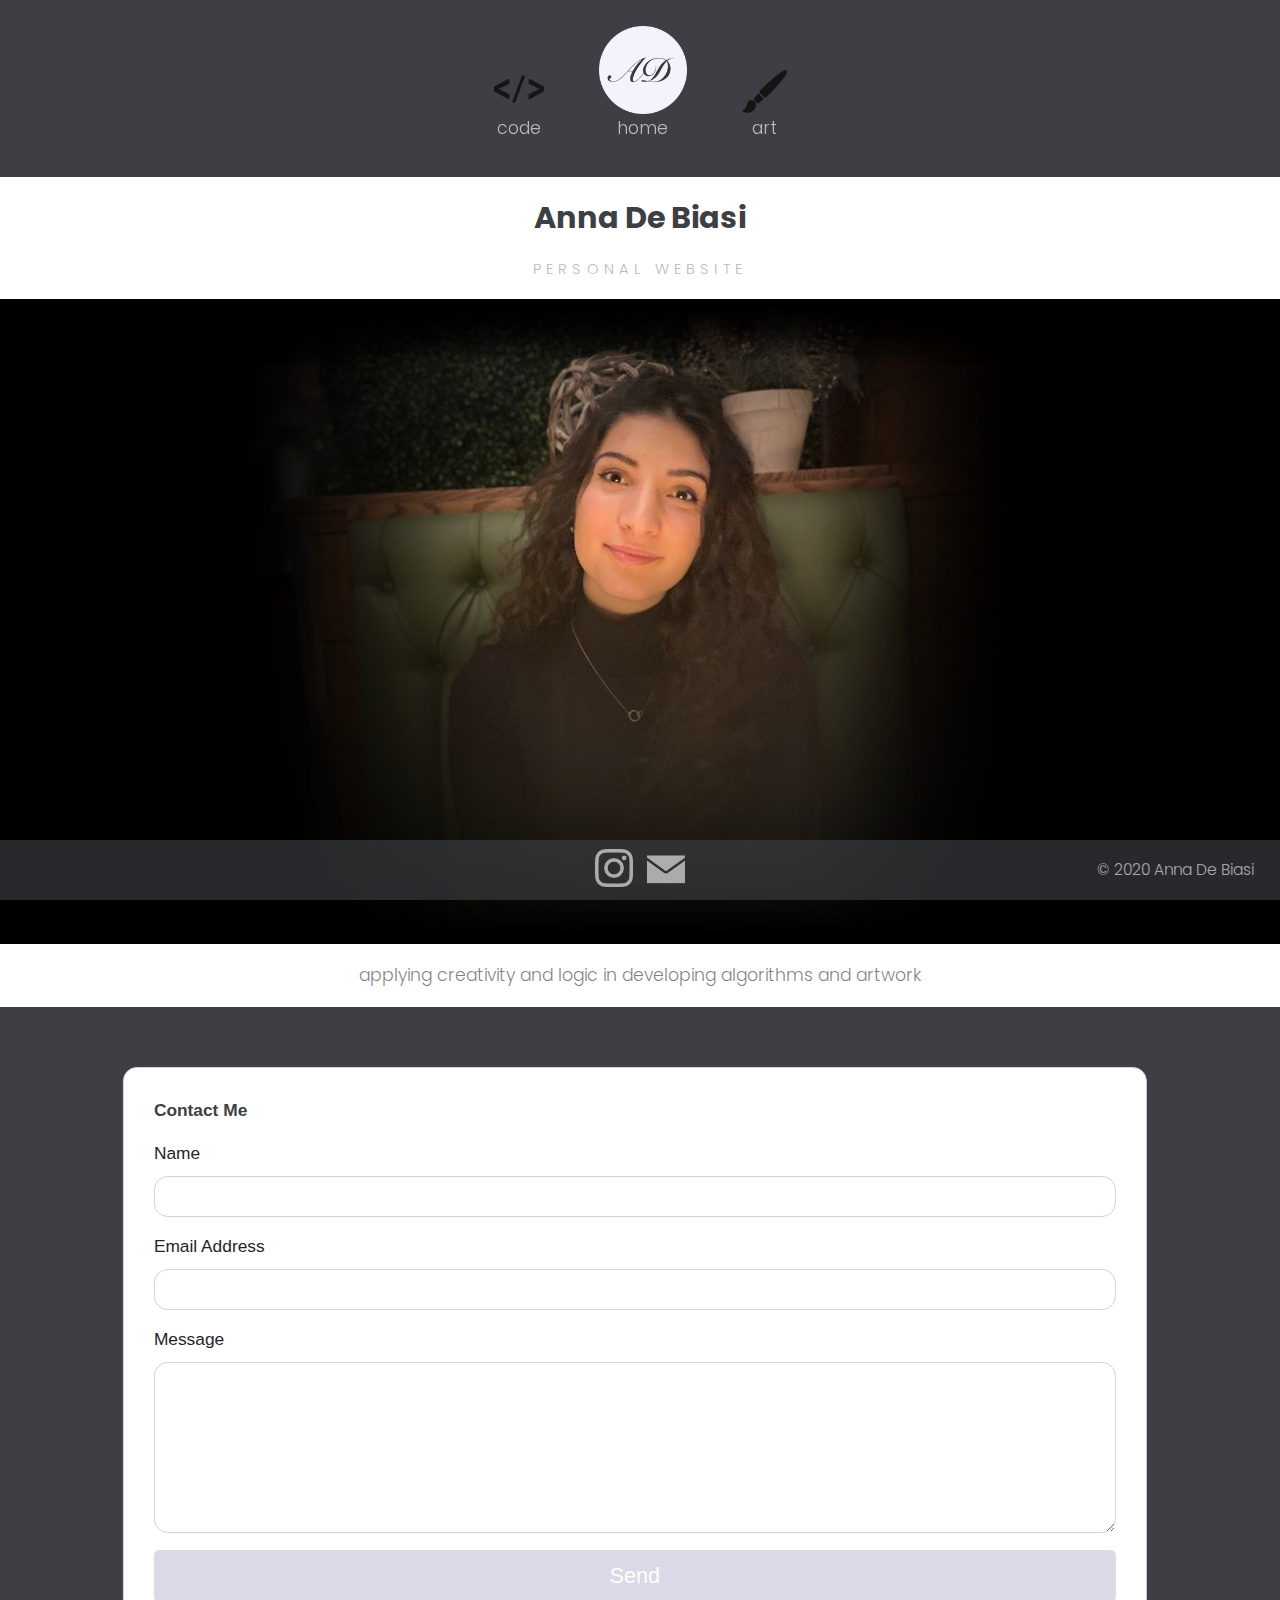
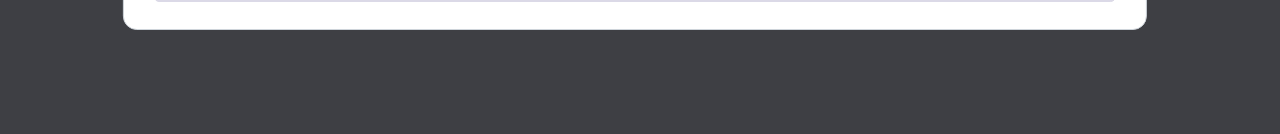
<file: index.html>
<!DOCTYPE HTML>
<html>
	<head>
		<title>Anna De Biasi</title>
		<meta charset="utf-8" />
		<meta name="viewport" content="width=device-width, initial-scale=1" />
		<link rel="stylesheet" href="assets/css/main.css" />
		<link rel='icon' href='/images/profile/logo.png' type='image/png'>
		<!-- Global site tag (gtag.js) - Google Analytics -->
		<script async src="https://www.googletagmanager.com/gtag/js?id=G-1MRRQXSZEX"></script>
		<script>
			window.dataLayer = window.dataLayer || [];
			function gtag(){dataLayer.push(arguments);}
			gtag('js', new Date());
			gtag('config', 'G-1MRRQXSZEX');
		</script>
	</head>
	<body>

		<!-- Header -->
		<header id="header">
			<div class="image"><a class="code" href="/code"><img src="images/header/code.png" alt="" /><span>code</span></a></div>
			<div class="image"><a class="circle" href="/index"><img src="images/header/logo.png" alt=""/><span>home</span></a></div>
			<div class="image"><a class="art" href="/art"><img src="images/header/art.png" alt="" /><span>art</span></a></div>
		</header>

		<!-- Main -->
		<section id="main">

			<!-- One -->
			<section id="one" class="wrapper style">
				<header class="special">
					<h2>Anna De Biasi</h2>
					<p>personal website</p>
                </header>
                <!-- <div class="sides"> -->
                    <!-- <p>hi </p> -->
                    <div class="me1"><img src="images/profile/me1.jpg" alt="" /></div>
                <!-- </div> -->
			</section>
			<div class="about-me">
				<p>applying creativity and logic in developing algorithms and artwork</p>
			</div>
		</section>

	<div class="email-body">

		<div id="email-form">
		<h3 class="email-h3">Contact Me</h3>

		<form id="email-form-id" class="email-form-class" method="POST" action="https://formspree.io/f/mnqoknkg" autocomplete="off">
			
			<div class="email-form-group">
				<label for="Name" class="email-label">Name</label>
				<div class="email-input-group">
					<input type="text" id="Name" name="Name" class="email-form-control" required>
				</div>
			</div>

			<div class="email-form-group">
				<label for="Email" class="email-label">Email Address</label>
				<div class="email-input-group">
					<input type="email" id="Email" name="Email" class="email-form-control" required>
				</div>
			</div>

			<div class="email-form-group">
				<label for="Message" class="email-label">Message</label>
				<div class="email-input-group">
					<textarea id="Message" name="Message" class="email-form-control" rows="6" maxlength="3000" required></textarea>
				</div>
			</div>

			<div class="email-form-group">
				<button type="submit" id="email-button" class="email-btn email-btn-primary email-btn-lg email-btn-block">Send</button>
			</div>

		</form>
		</div>

	</div>

		<!-- Footer -->
		<footer id="footer">
			<div class="foot">
				<ul class="icons">
					<li><a href="https://www.instagram.com/annadebiasi/" class="icon"><img alt="Instagram" src="images/footer/instagram.png"></a></li>
					<li><a href = "mailto: anna.debiasi8@gmail.com" class="icon mail"><img alt="Email" src="images/footer/email.png"></a></li>
				</ul>
				<p class="copyright">© 2020 Anna De Biasi</p>
			</div>
		</footer>
	</body>
</html>
</file>
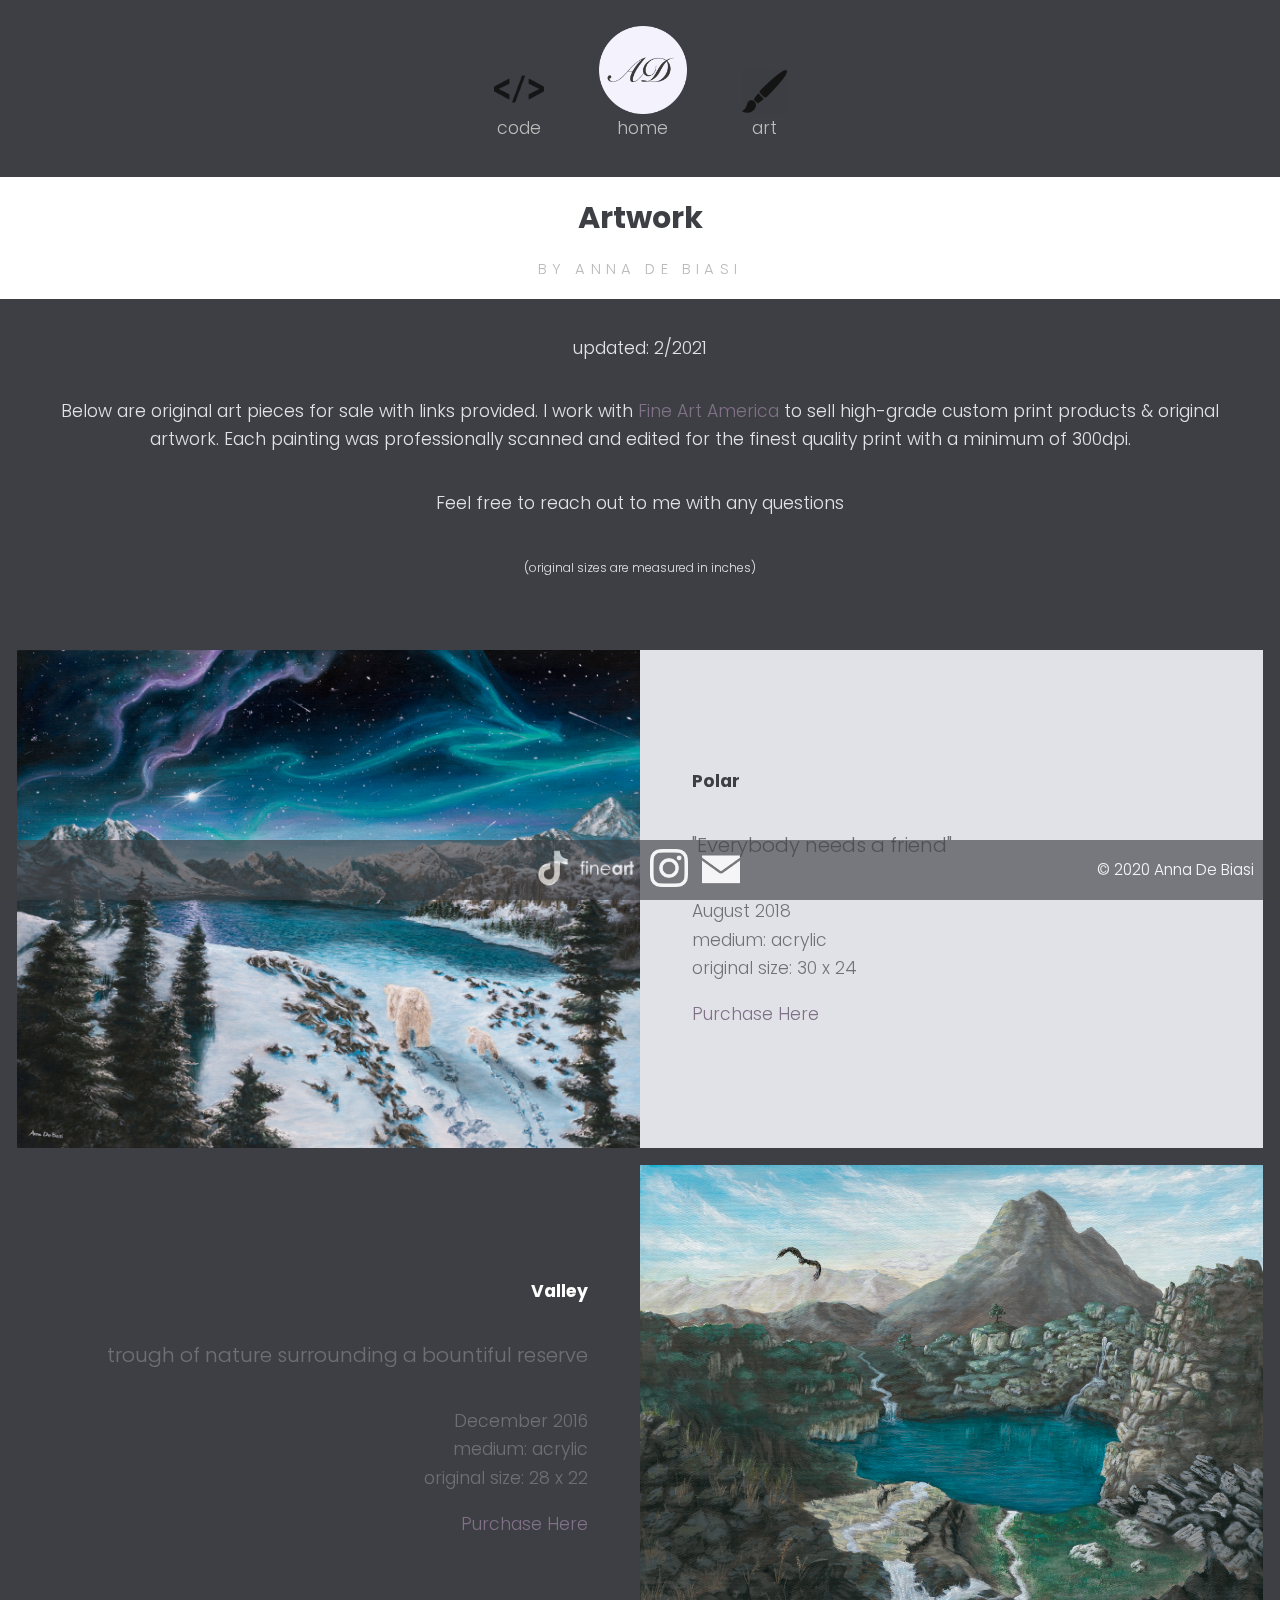
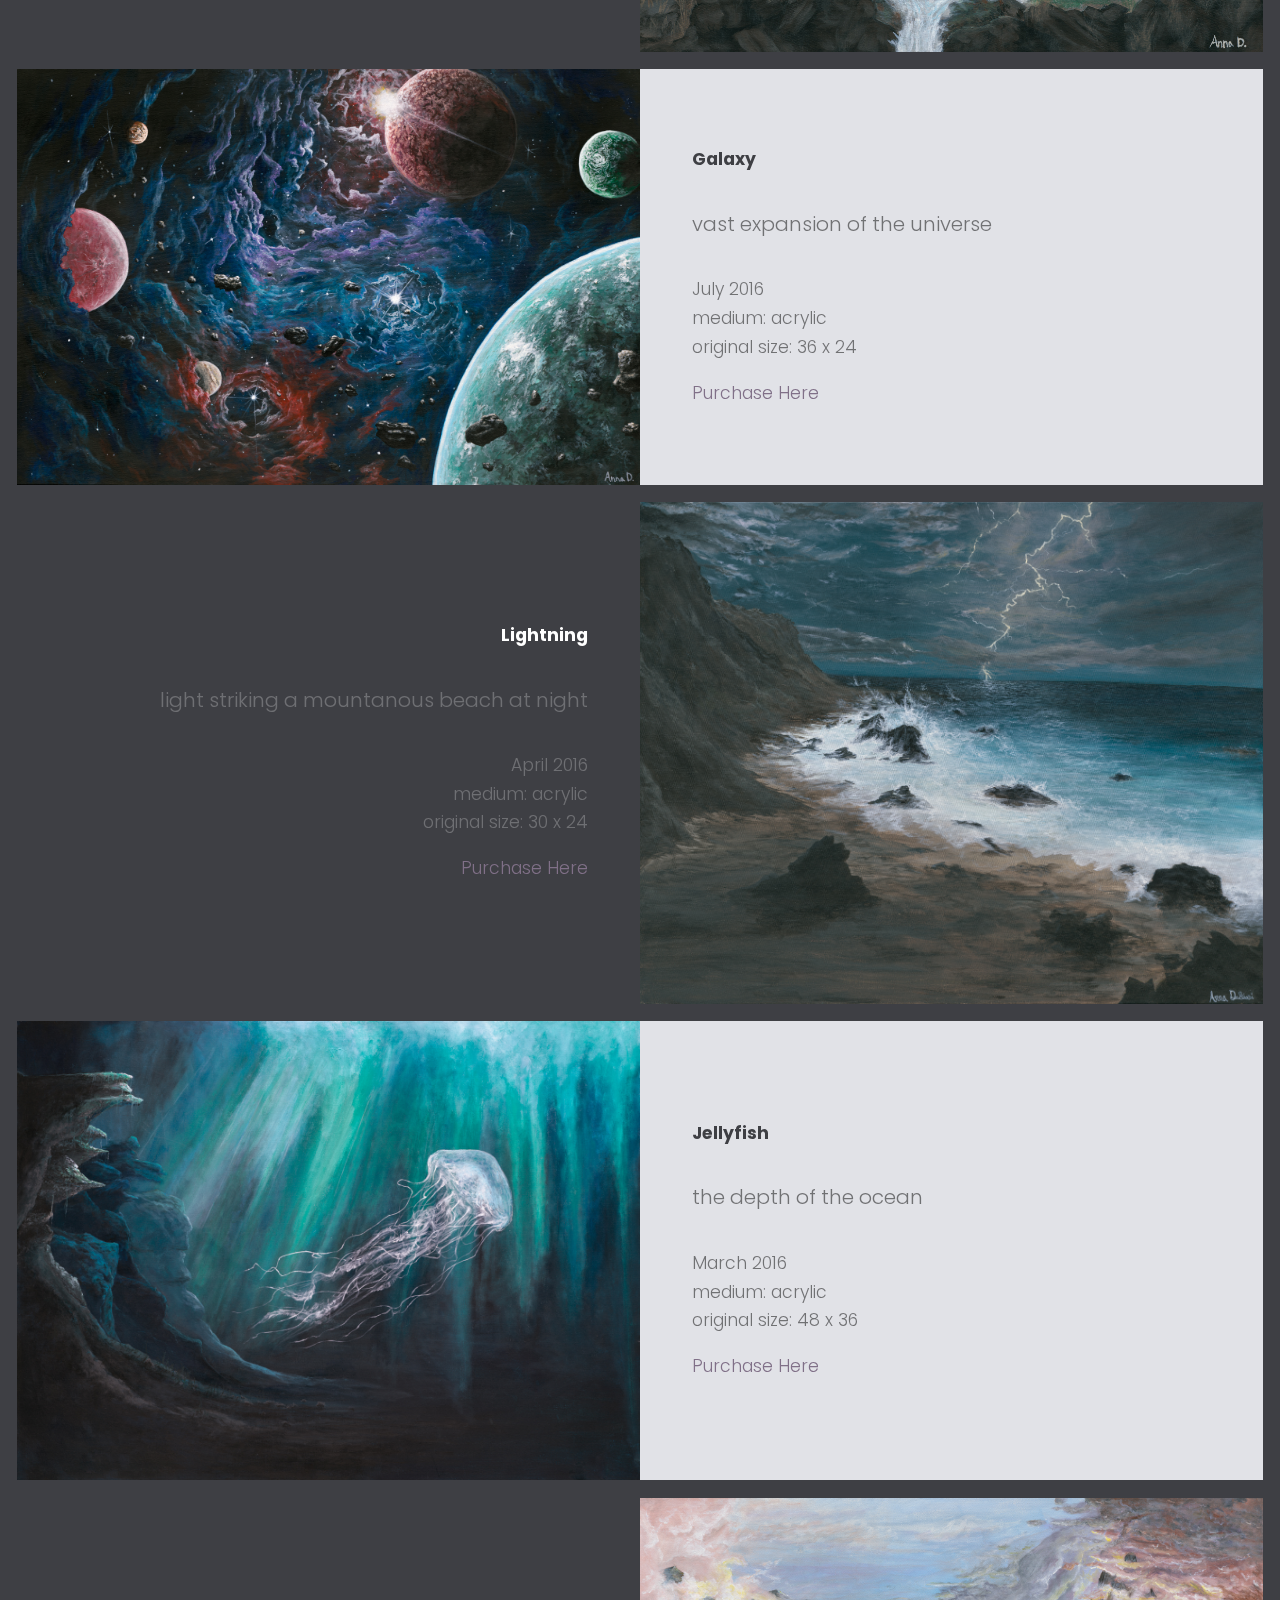
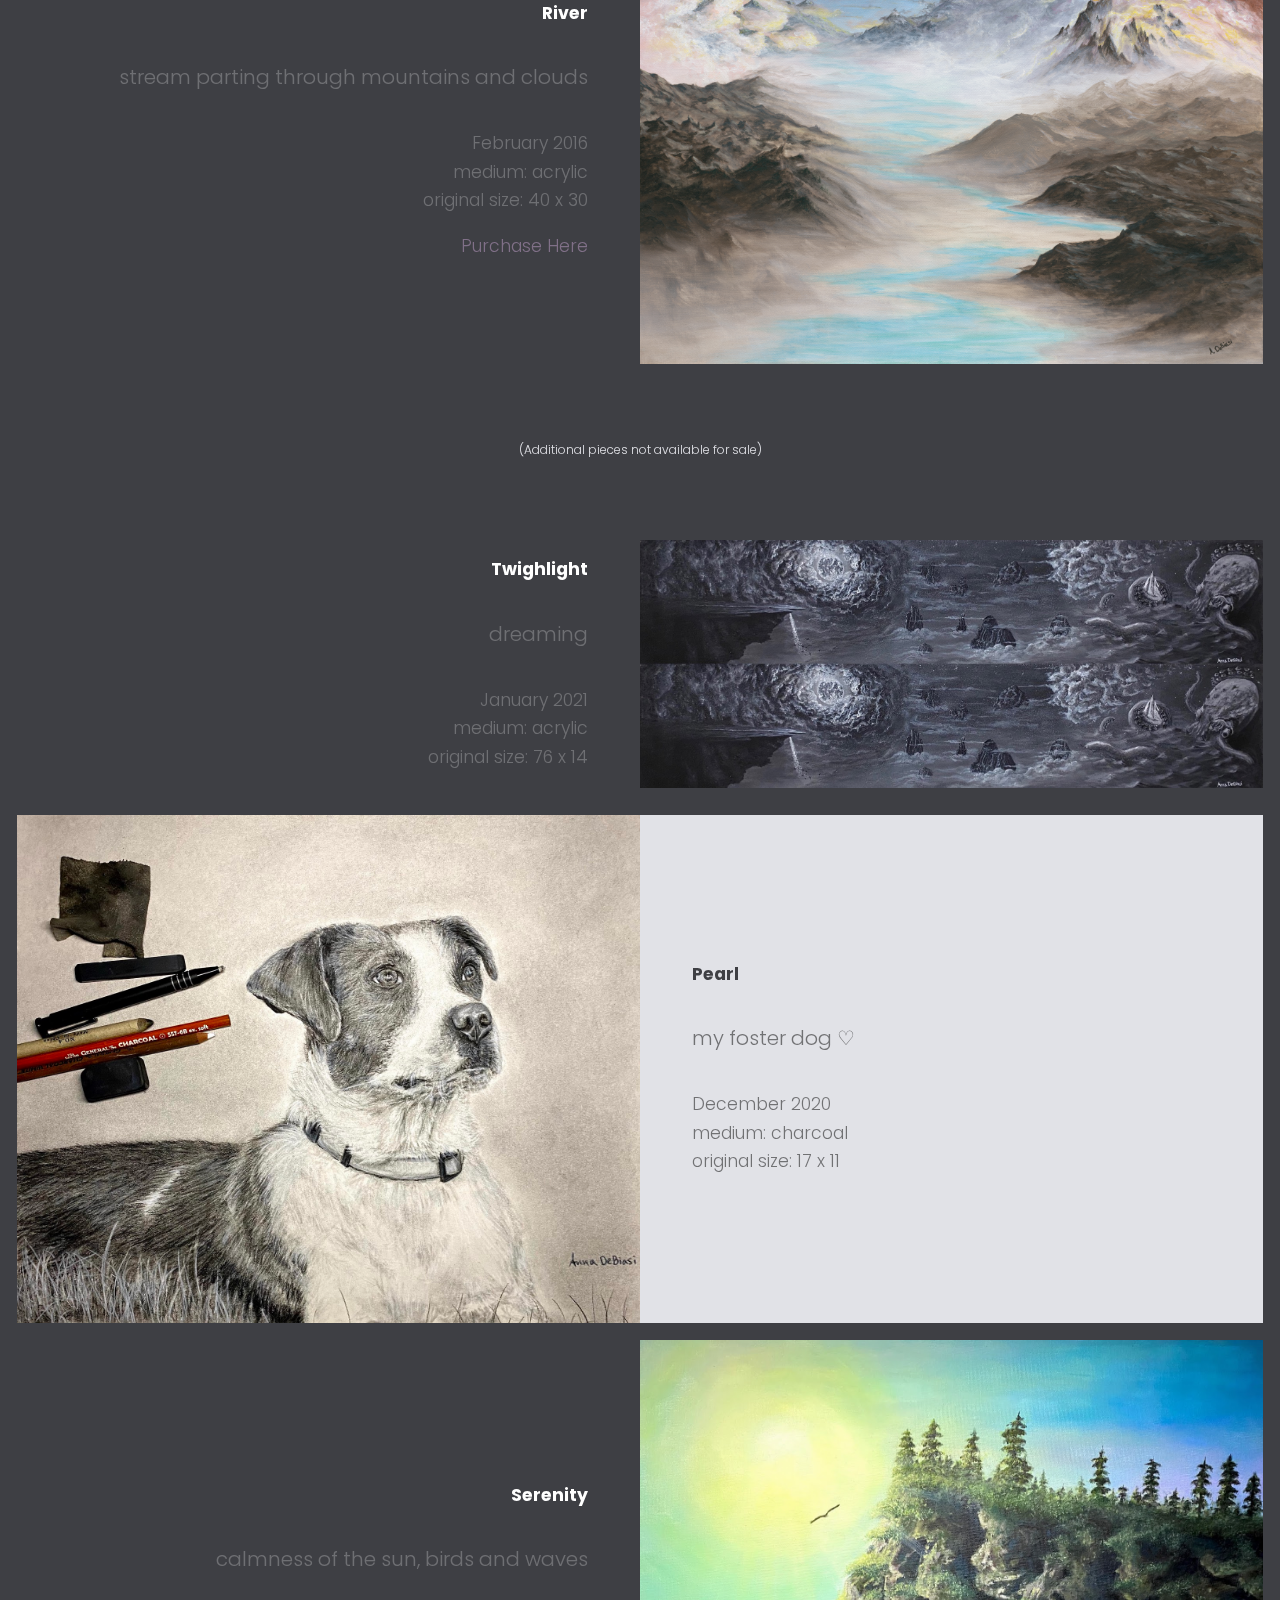
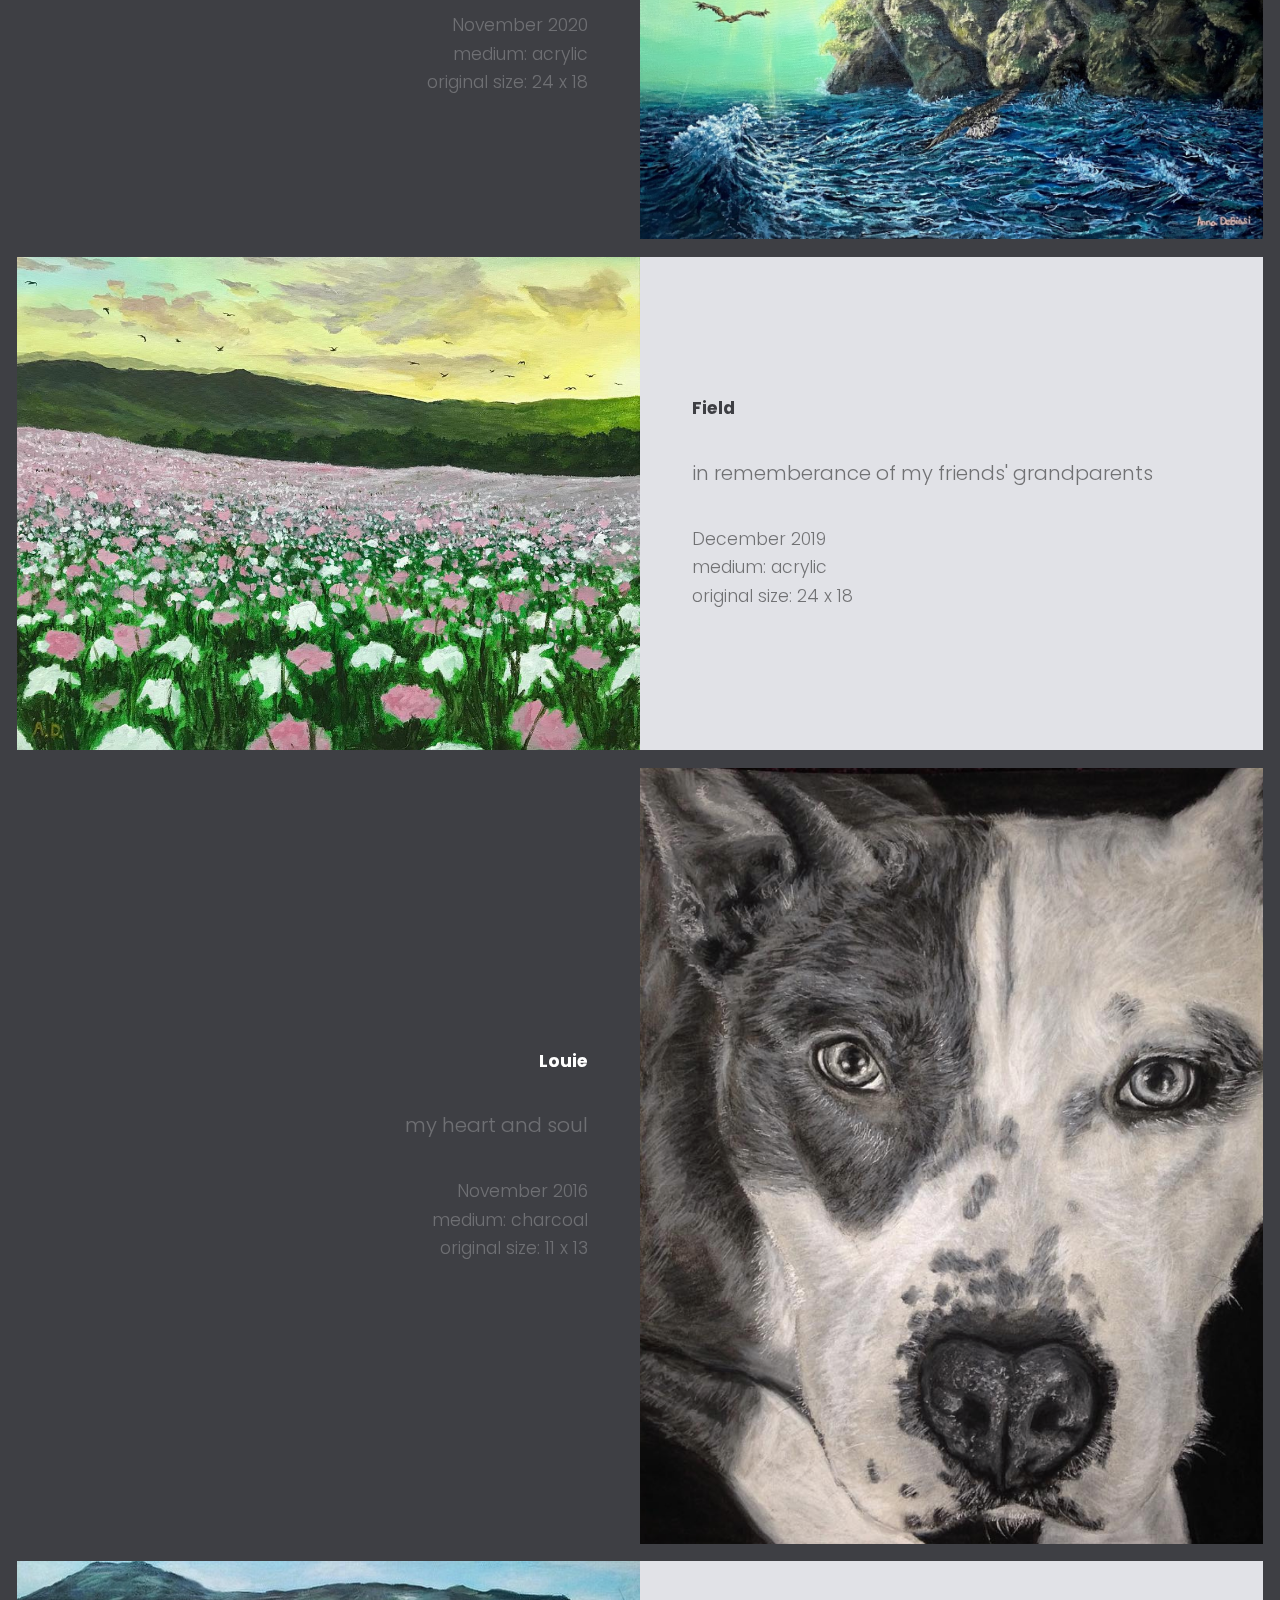
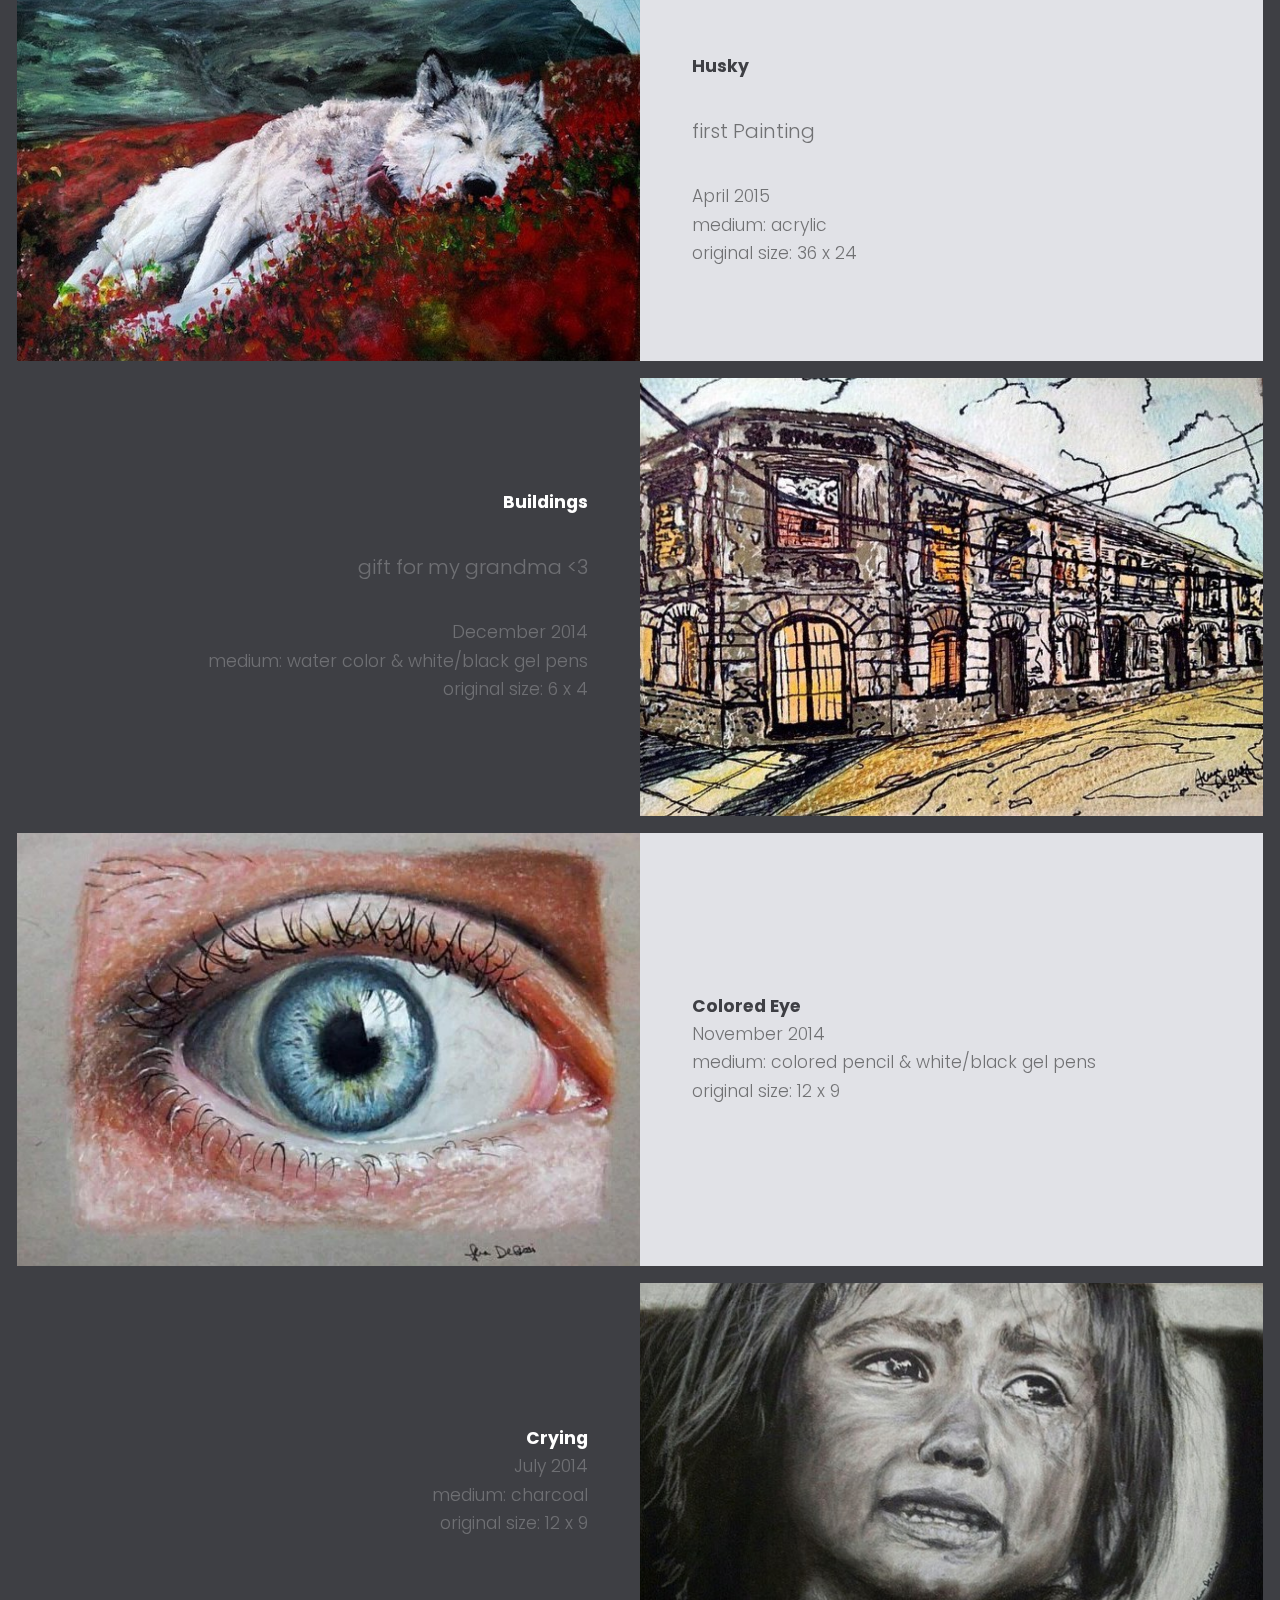
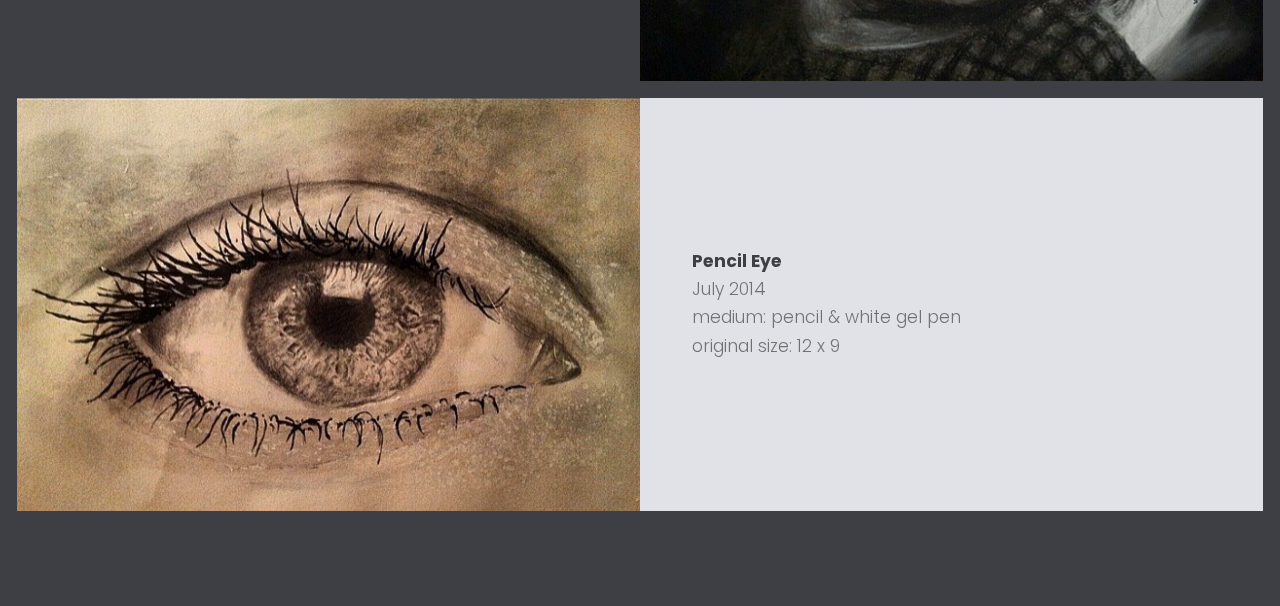
<file: art.html>
<!DOCTYPE HTML>
<html>
	<head>
		<title>Anna De Biasi</title>
		<meta charset="utf-8" />
		<meta name="viewport" content="width=device-width, initial-scale=1" />
		<link rel="stylesheet" href="assets/css/main.css" />
		<link rel='icon' href='/images/profile/logo.png' type='image/png'>
		<script type="text/javascript" src="assets/js/art.js"></script>
		<!-- Global site tag (gtag.js) - Google Analytics -->
		<script async src="https://www.googletagmanager.com/gtag/js?id=G-1MRRQXSZEX"></script>
		<script>
			window.dataLayer = window.dataLayer || [];
			function gtag(){dataLayer.push(arguments);}
			gtag('js', new Date());

			gtag('config', 'G-1MRRQXSZEX');
		</script>
	</head>
	<body>	
		<!-- Header -->
		<header id="header">
			<div class="image"><a class="code" href="/code"><img src="images/header/code.png" alt="" onclick="enlargeImg(this)"/><span>code</span></a></div>
			<div class="image"><a class="circle" href="/index"><img src="images/header/logo.png" alt=""/><span>home</span></a></div>
			<div class="image"><a class="art" href="/art"><img src="images/header/art.png" alt="" onclick="enlargeImg(this)"/><span>art</span></a></div>
		</header>

		<!-- Main -->
		<section id="main">

			<!-- One -->
			<section id="one" class="wrapper style">
				<header class="special">
					<h2>Artwork</h2>
					<p>by Anna De Biasi</p>
				</header>
				<div class="content">
					<p class="intro">updated: 2/2021</p>
					<p class="intro">Below are original art pieces for sale with links provided. I work with <a href="https://fineartamerica.com/profiles/anna-debiasi">Fine Art America</a> to sell high-grade custom print products & original artwork. Each painting was professionally scanned and edited for the finest quality print with a minimum of 300dpi.</p>
					<p class="intro">Feel free to reach out to me with any questions</p>
					<p class="below">(original sizes are measured in inches)</p>
					
				</div>	
			</section>
				
			<!-- Grid 1 - available for sale -->
			<section id="portfolio" class="wrapper">
				<div class="row">
					<div class="image flush"><img src="images/art/sale/polar.jpg" alt="" onclick="showPreview('images/art/sale/polar.jpg')"/></div>
					<div  class="inner">
						<h3>Polar</h3>
						<p class="description">"Everybody needs a friend"</p>
						<p class="date">August 2018</p> 
						<p class="medium">medium: acrylic</p>
						<p class="size">original size: 30 x 24</p>
						<a href="https://fineartamerica.com/featured/polar-anna-de-biasi.html" class="purchase">Purchase Here</a>
					</div>
				</div>
				<div class="row alt">
					<div class="image flush"><img src="images/art/sale/valley.jpg" alt="" onclick="showPreview('images/art/sale/valley.jpg')"/></div>
					<div class="inner">
						<h3>Valley</h3>
						<p class="description">trough of nature surrounding a bountiful reserve</p>
						<p class="date">December 2016</p>
						<p class="medium">medium: acrylic</p>
						<p class="size">original size: 28 x 22</p>
						<a href="https://fineartamerica.com/featured/1-valley-anna-de-biasi.html" class="purchase">Purchase Here</a>
					</div>
				</div>
				<div class="row">
					<div class="image flush"><img src="images/art/sale/galaxy.jpg" alt="" onclick="showPreview('images/art/sale/galaxy.jpg')"/></div>
					<div class="inner">
						<h3>Galaxy</h3>
						<p class="description">vast expansion of the universe</p>
						<p class="date">July 2016</p>
						<p class="medium">medium: acrylic</p>
						<p class="size">original size: 36 x 24</p>
						<a href="https://fineartamerica.com/featured/galaxy-anna-de-biasi.html" class="purchase">Purchase Here</a>

					</div>
				</div>
				<div class="row alt">
					<div class="image flush"><img src="images/art/sale/lightning.jpg" alt="" onclick="showPreview('images/art/sale/lightning.jpg')"/></div>
					<div class="inner">
						<h3>Lightning</h3>
						<p class="description">light striking a mountanous beach at night</p>
						<p class="date">April 2016</p>
						<p class="medium">medium: acrylic</p>
						<p class="size">original size: 30 x 24</p>
						<a href="https://fineartamerica.com/featured/lightning-anna-de-biasi.html" class="purchase">Purchase Here</a>
					</div>
				</div>
				<div class="row">
					<div class="image flush"><img src="images/art/sale/jellyfish.jpg" alt="" onclick="showPreview('images/art/sale/jellyfish.jpg')"/></div>
					<div class="inner">
						<h3>Jellyfish</h3>
						<p class="description">the depth of the ocean</p>
						<p class="date">March 2016</p>
						<p class="medium">medium: acrylic</p>
						<p class="size">original size: 48 x 36</p>
						<a href="https://fineartamerica.com/featured/jellyfish-anna-de-biasi.html" class="purchase">Purchase Here</a>
					</div>
				</div>
				<div class="row alt">
					<div class="image flush"><img src="images/art/sale/mountains.jpg" alt="" onclick="showPreview('images/art/sale/mountains.jpg')"/></div>
					<div class="inner">
						<h3>River</h3>
						<p class="description">stream parting through mountains and clouds</p>
						<p class="date">February 2016</p>
						<p class="medium">medium: acrylic</p>
						<p class="size">original size: 40 x 30</p>
						<a href="https://fineartamerica.com/featured/river-anna-de-biasi.html" class="purchase">Purchase Here</a>
					</div>
				</div>
			</section>

			<!-- Grid 2 - unavailable for sale -->
			<section id="one" class="wrapper style">
				<div class="content">
					<p class="below">(Additional pieces not available for sale)</p>
				</div>	
			</section>

			<section id="portfolio" class="wrapper">
				<div class="row alt">
					<div class="image flush"><img src="images/art/plus/dreamscape.jpg" alt="" onclick="showPreview('images/art/plus/dreamscape.jpg')"/></div>
					<div  class="inner">
						<h3>Twighlight</h3>
						<p class="description">dreaming</p>
						<p class="date">January 2021</p> 
						<p class="medium">medium: acrylic</p>
						<p class="size">original size: 76 x 14</p>
					</div>
				</div>
				<div class="row">
					<div class="image flush"><img src="images/art/plus/pearl.jpg" alt="" onclick="showPreview('images/art/plus/pearl.jpg')"/></div>
					<div class="inner">
						<h3>Pearl</h3>
						<p class="description">my foster dog ♡</p>
						<p class="date">December 2020</p>
						<p class="medium">medium: charcoal</p>
						<p class="size">original size: 17 x 11</p>
					</div>
				</div>
				<div class="row alt">
					<div class="image flush"><img src="images/art/plus/waves.jpg" alt="" onclick="showPreview('images/art/plus/waves.jpg')"/></div>
					<div  class="inner">
						<h3>Serenity</h3>
						<p class="description">calmness of the sun, birds and waves</p>
						<p class="date">November 2020</p> 
						<p class="medium">medium: acrylic</p>
						<p class="size">original size: 24 x 18</p>
					</div>
				</div>
				<div class="row">
					<div class="image flush"><img src="images/art/plus/field.jpg" alt="" onclick="showPreview('images/art/plus/field.jpg')"/></div>
					<div class="inner">
						<h3>Field</h3>
						<p class="description">in rememberance of my friends' grandparents</p>
						<p class="date">December 2019</p>
						<p class="medium">medium: acrylic</p>
						<p class="size">original size: 24 x 18</p>
					</div>
				</div>
				<div class="row alt">
					<div class="image flush"><img src="images/art/plus/louie.png" alt="" onclick="showPreview('images/art/plus/louie.png')"/></div>
					<div  class="inner">
						<h3>Louie</h3>
						<p class="description">my heart and soul</p>
						<p class="date">November 2016</p> 
						<p class="medium">medium: charcoal</p>
						<p class="size">original size: 11 x 13</p>
					</div>
				</div>
				<div class="row">
					<div class="image flush"><img src="images/art/plus/husky.png" alt="" onclick="showPreview('images/art/plus/husky.png')"/></div>
					<div class="inner">
						<h3>Husky</h3>
						<p class="description">first Painting</p>
						<p class="date">April 2015</p>
						<p class="medium">medium: acrylic</p>
						<p class="size">original size: 36 x 24</p>
					</div>
				</div>
				
				<div class="row alt">
					<div class="image flush"><img src="images/art/plus/buildings.png" alt="" onclick="showPreview('images/art/plus/buildings.png')"/></div>
					<div class="inner">
						<h3>Buildings</h3>
						<p class="description">gift for my grandma &lt3</p>
						<p class="date">December 2014</p>
						<p class="medium">medium: water color & white/black gel pens</p>
						<p class="size">original size: 6 x 4</p>
					</div>
				</div>
				<div class="row">
					<div class="image flush"><img src="images/art/plus/eye-colored.png" alt="" onclick="showPreview('images/art/plus/eye-colored.png')"/></div>
					<div class="inner">
						<h3>Colored Eye</h3>
						<!-- <p class="description"></p> -->
						<p class="date">November 2014</p>
						<p class="medium">medium: colored pencil & white/black gel pens</p>
						<p class="size">original size: 12 x 9</p>
					</div>
				</div>
				<div class="row alt">
					<div class="image flush"><img src="images/art/plus/crying.png" alt="" onclick="showPreview('images/art/plus/crying.png')"/></div>
					<div  class="inner">
						<h3>Crying</h3>
						<!-- <p class="description"></p> -->
						<p class="date">July 2014</p> 
						<p class="medium">medium: charcoal</p>
						<p class="size">original size: 12 x 9</p>

					</div>
				</div>
				<div class="row">
					<div class="image flush"><img src="images/art/plus/eye-pencil.png" alt="" onclick="showPreview('images/art/plus/eye-pencil.png')"/></div>
					<div  class="inner">
						<h3>Pencil Eye</h3>
						<!-- <p class="description"></p> -->
						<p class="date">July 2014</p> 
						<p class="medium">medium: pencil & white gel pen</p>
						<p class="size">original size: 12 x 9</p>
					</div>
				</div>
			</section>
		</section>

		<!-- Footer -->
		<footer id="footer">
			<div class="foot">
				<ul class="icons">
					<li><a href="https://www.tiktok.com/@annadebiasiart" class="icon tiktok"><img alt="TikTok" src="images/footer/tiktok.png"></a></li>
					<li><a href="https://anna-debiasi.pixels.com/" class="icon fineArtLogo"><img alt="FineArtAmerica" src="images/footer/fineartamerica.png"></a></li>
					<li><a href="https://www.instagram.com/annadebiasiart" class="icon"><img alt="Instagram" src="images/footer/instagram.png"></a></li>
					<!-- <li><a href="https://www.artpal.com/annadebiasi" class="icon artpal"><img alt="ArtPal" src="images/footer/artpal.png"></a></li> -->
					<li><a href = "mailto: anna.debiasi8@gmail.com" class="icon mail"><img alt="Email" src="images/footer/email.png"></a></li>
					<!-- <li><a href="https://society6.com/annaart8" class="icon"><img alt="Society6" src="images/footer/society6.png"></a></li> -->

				</ul>
				<p class="copyright">© 2020 Anna De Biasi</p>
			</div>
		</footer>

	</body>
</html>
</file>
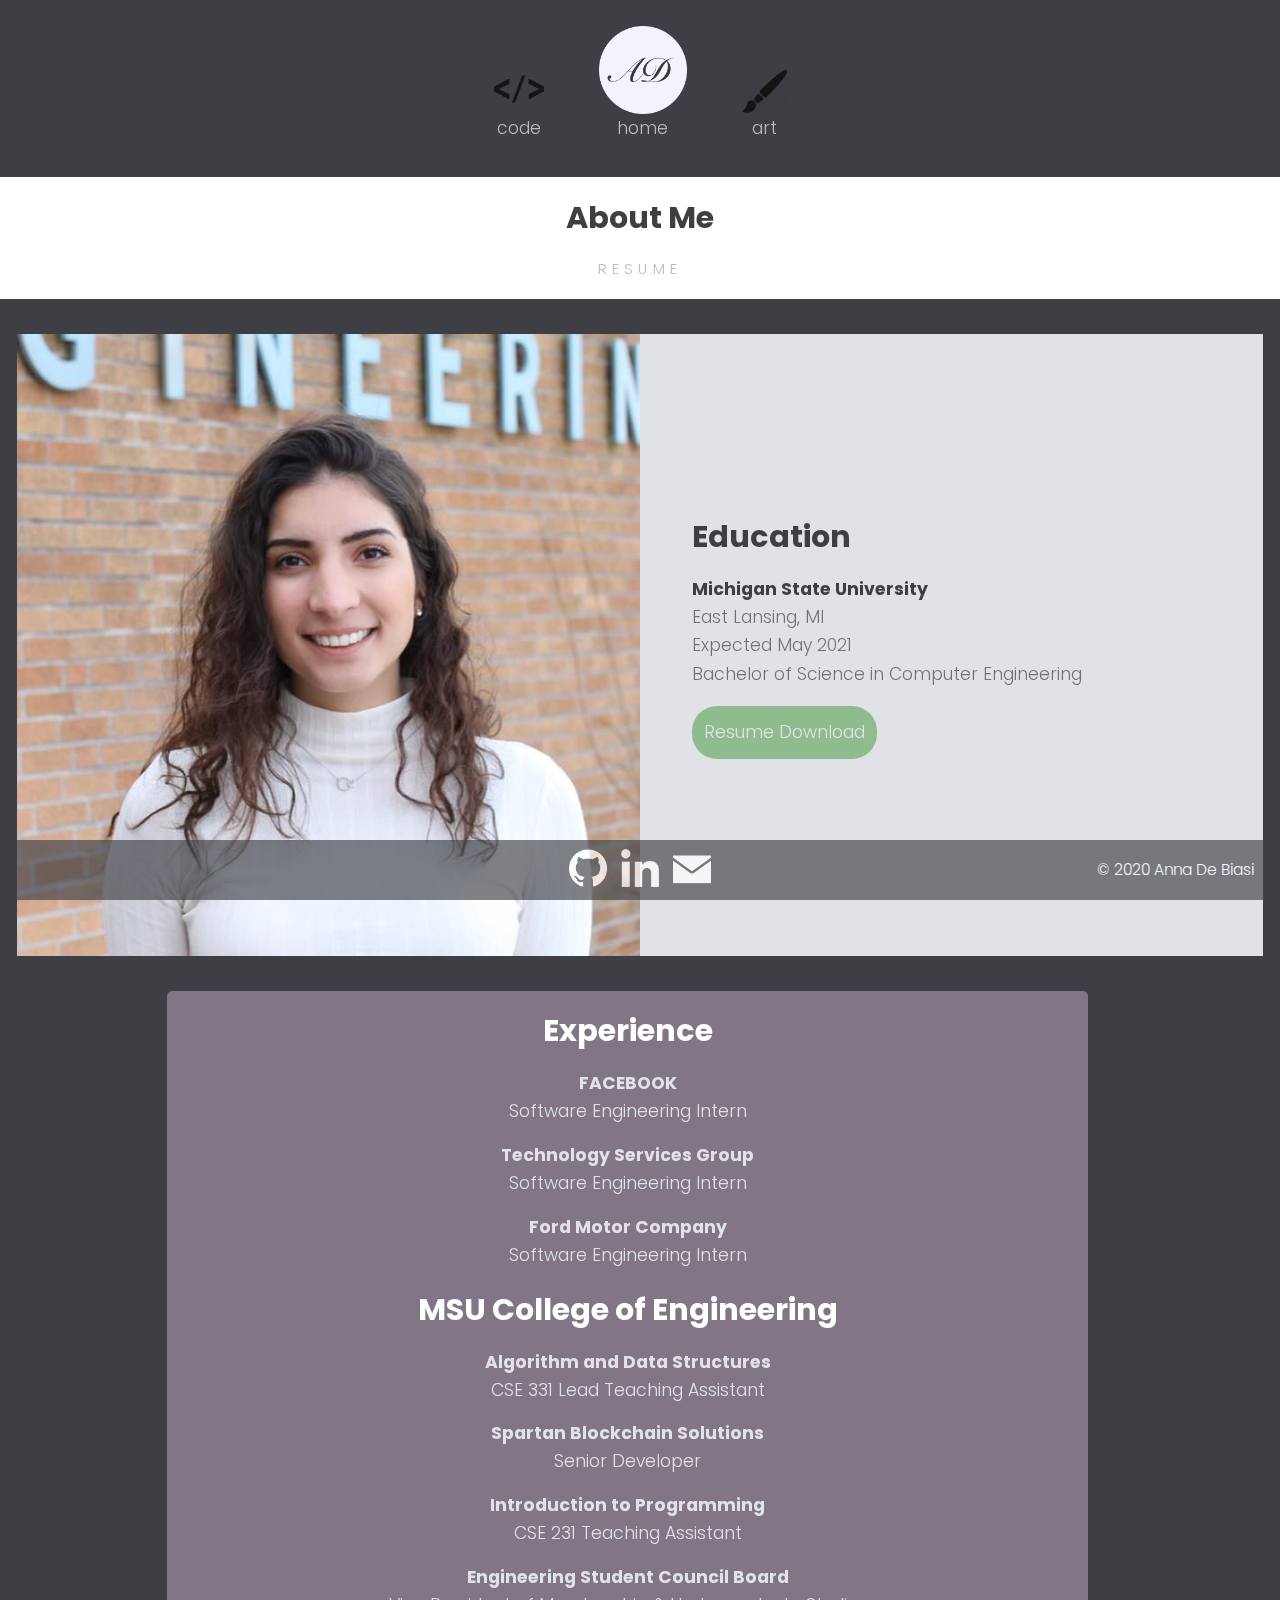
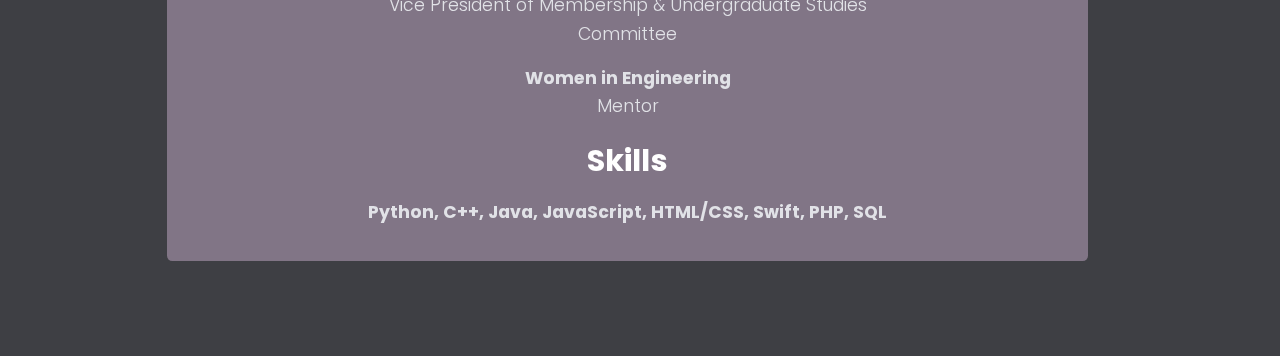
<file: code.html>
<!DOCTYPE HTML>
<html>
	<head>
		<title>Anna De Biasi</title>
		<meta charset="utf-8" />
		<meta name="viewport" content="width=device-width, initial-scale=1" />
        <link rel="stylesheet" href="assets/css/main.css" />
		<link rel='icon' href='/images/profile/logo.png' type='image/png'>
        <!-- Global site tag (gtag.js) - Google Analytics -->
		<script async src="https://www.googletagmanager.com/gtag/js?id=G-1MRRQXSZEX"></script>
		<script>
			window.dataLayer = window.dataLayer || [];
			function gtag(){dataLayer.push(arguments);}
			gtag('js', new Date());

			gtag('config', 'G-1MRRQXSZEX');
		</script>
	</head>
	<body>

        <!-- Header -->
        <header id="header">
            <div class="image"><a class="code" href="/code"><img src="images/header/code.png" alt="" /><span>code</span></a></div>
			<div class="image"><a class="circle" href="/index"><img src="images/header/logo.png" alt=""/><span>home</span></a></div>
            <div class="image"><a class="art" href="/art"><img src="images/header/art.png" alt="" /><span>art</span></a></div>
        </header>

		<!-- Main -->
		<section id="main">
			<!-- One -->
			<section id="one" class="wrapper style">
				<header class="special">
					<h2>About Me</h2>
					<p>Resume</p>
				</header>
			</section>
				
			<!-- Grid 1 - available for sale -->
			<section id="portfolio" class="wrapper">
				<div class="row">
					<div class="image flush"><img src="images/profile/me2.jpg" alt="" /></div>
					<div  class="inner">
                        <h2>Education</h2>
                        <h3>Michigan State University</h3>
						<p>East Lansing, MI</p> 
                        <p>Expected May 2021</p>
                        <p>Bachelor of Science in Computer Engineering</p> 

                        <div class="resume-button">
                            <a href="Anna De Biasi Resume.pdf" rel="noreferrer" target="_blank">
                                <span>
                                    Resume Download
                                </span>
                            </a>
                        </div>
					</div>
                </div>
                <div class="rest">
                    <h2>Experience</h2>

                    <div class="inner">
                        <h3>FACEBOOK</h3>
                        <p>Software Engineering Intern</p>
                    </div>

                    <div class="inner">
                        <h3>Technology Services Group</h3>
                        <p>Software Engineering Intern</p>
                    </div>

                    <div class="inner">
                        <h3>Ford Motor Company</h3>
                        <p>Software Engineering Intern</p>
                    </div>

                    <h2>MSU College of Engineering</h2>

                    <div class="inner">
                        <h3>Algorithm and Data Structures</h3>
                        <p>CSE 331 Lead Teaching Assistant</p>

                    </div>

                    <div class="inner">
                        <h3>Spartan Blockchain Solutions</h3>
                        <p>Senior Developer</p>

                    </div>

                    <div class="inner">
                        <h3>Introduction to Programming</h3>
                        <p>CSE 231 Teaching Assistant</p>
                    </div>
                    
                    <div class="inner">
                        <h3>Engineering Student Council Board</h3>
                        <p>Vice President of Membership & Undergraduate Studies Committee</p>
                    </div>

                    <div class="inner">
                        <h3>Women in Engineering</h3>
                        <p>Mentor</p>
                    </div>
                    
                    <h2>Skills</h2>

                    <div class="inner">
                        <h3>Python, C++, Java, JavaScript, HTML/CSS, Swift, PHP, SQL</h3>
                    </div>
    
                </div>
			</section>
		</section>

		<!-- Footer -->
			<footer id="footer">
				<div class="foot">
					<ul class="icons">
						<li><a href="https://github.com/annadebiasi" class="icon"><img alt="Instagram" src="images/footer/github.png"></a></li>
						<li><a href="https://www.linkedin.com/in/anna-debiasi" class="icon"><img alt="Instagram" src="images/footer/linkedin.png"></a></li>
                        <li><a href = "mailto: debiasi1@msu.edu" class="icon mail"><img alt="Email" src="images/footer/email.png"></a></li>
                    </ul>
                    <p class="copyright">© 2020 Anna De Biasi</p>
                </div>
            </footer>
            
	</body>
</html>
</file>
<file: assets/css/main.css>
@import url(font-awesome.min.css);
@import url("https://fonts.googleapis.com/css?family=Poppins:300,400,500,600,700");


/* Reset */

	html, body, div, span, applet, object, iframe, h1, h2, h3, h4, h5, h6, p, pre, a, abbr, acronym, address, big, cite, code, del, dfn, em, img, ins, kbd, q, s, samp, small, strike, strong, sub, sup, tt, var, b, u, i, center, dl, dt, dd, ol, ul, li, fieldset, form, label, legend, caption, tbody, tfoot, thead, tr, th, td, article, aside, canvas, details, embed, figure, figcaption, footer, header, hgroup, menu, nav, output, ruby, section, summary, time, mark, audio, video {
		margin: 0;
		padding: 0;
		border: 0;
		font-size: 100%;
		font: inherit;
		vertical-align: baseline;
	}

	article, aside, details, figcaption, figure, footer, header, hgroup, menu, nav, section {
		display: block;
	}

	body {
		line-height: 1;
	}

	ol, ul {
		list-style: none;
	}

	body {
		-webkit-text-size-adjust: none;
	}

	a {
		color: #807088;
		text-decoration: none;
	}

/* Box Model */

	*, *:before, *:after {
		-moz-box-sizing: border-box;
		-webkit-box-sizing: border-box;
		box-sizing: border-box;
	}

/* Footer */

	.foot {
		margin-left: auto;
		margin-right: auto;
		color: #e1e2e7;
	}

/* Basic */

	@-ms-viewport {
		width: device-width;
	}

	body {
		-ms-overflow-style: scrollbar;
	}


/* Type */

	html {
		font-size: 13pt;
	}

	body {
		background-color: #ffffff;
		color: rgba(0, 0, 0, 0.5);
	}

	body, input, select, textarea {
		font-family: "Poppins", sans-serif;
		font-weight: 300;
		font-size: 1rem;
		line-height: 1.65;
	}

	em, i {
		font-style: italic;
	}

	p {
		margin: 0 0 2rem 0;
	}

		p:last-child {
			margin: 0;
		}

		p.special {
			text-transform: uppercase;
			font-size: .75rem;
			font-weight: 300;
			margin: 0 0 .5rem 0;
			padding: 0 0 1rem 0;
			letter-spacing: .25rem;
		}

			p.special:after {
				content: '';
				position: absolute;
				margin: auto;
				right: 0;
				bottom: 0;
				left: 0;
				width: 50%;
				height: 1px;
				background-color: rgba(0, 0, 0, 0.125);
			}

	h1, h2, h3, h4, h5, h6 {
		font-weight: 700;
		line-height: 1.5;
		margin: 0 0 1rem 0;
	}

		h1 a, h2 a, h3 a, h4 a, h5 a, h6 a {
			color: inherit;
			text-decoration: none;
		}

	h2 {
		font-size: 1.75rem;
	}

	hr {
		border: 0;
		border-bottom: solid 1px;
		margin: 2rem 0;
	}

		hr.major {
			margin: 3rem 0;
		}

	.align-left {
		text-align: left;
	}

	.align-center {
		text-align: center;
	}

	.align-right {
		text-align: right;
	}

	input, select, textarea {
		color: #3e3f44;
	}

	h1, h2, h3, h4, h5, h6 {
		color: #3e3f44;
	}

	hr {
		border-bottom-color: rgba(144, 144, 144, 0.25);
	}

/* Image */

	.image {
		display: inline-block;
		position: relative;
	}

	.image.flush {
		margin: 0 !important;
	}

	.image img {
		display: block;
	}

/* List */

	ol {
		list-style: decimal;
		margin: 0 0 2rem 0;
		padding-left: 1.25rem;
	}

		ol li {
			padding-left: 0.25rem;
		}

	ul {
		list-style: disc;
		margin: 0 0 2rem 0;
		padding-left: 1rem;
	}

		ul li {
			padding-left: 0.5rem;
		}

		ul.icons {
			cursor: default;
			list-style: none;
			padding: 0.5rem 0 0.3rem 0;
			margin: 0;
		}

		ul.icons li {
			display: inline-block;
			padding: 0 0.6rem 0 0;
		}

		ul.icons li:last-child {
			padding-right: 0;
		}

		ul.icons li .icon:before {
			font-size: 2rem;
		}

	dl {
		margin: 0 0 2rem 0;
	}

		dl dt {
			display: block;
			font-weight: 700;
			margin: 0 0 1rem 0;
		}

		dl dd {
			margin-left: 2rem;
		}

	ul.alt li {
		border-top-color: rgba(144, 144, 144, 0.25);
	}

/* Section/Article */

	section.special {
		text-align: center;
	}

	header p, #header span {
		position: relative;
		margin: 0 0 1.5rem 0;
		color: #bbb;
	}

	header h2 + p {
		font-size: 1.25rem;
		margin-top: -1rem;
	}

/*row */
	
	.row {
		background-color: #e1e2e7;
		margin: 1rem 0;
		display: -moz-flex;
		display: -webkit-flex;
		display: -ms-flex;
		display: flex;
		-moz-flex-wrap: wrap;
		-webkit-flex-wrap: wrap;
		-ms-flex-wrap: wrap;
		flex-wrap: wrap;
		-moz-align-items: center;
		-webkit-align-items: center;
		-ms-align-items: center;
		align-items: center;
	}

		.row > * {
			-moz-flex-shrink: 1;
			-webkit-flex-shrink: 1;
			-ms-flex-shrink: 1;
			flex-shrink: 1;
			-moz-flex-grow: 0;
			-webkit-flex-grow: 0;
			-ms-flex-grow: 0;
			flex-grow: 0;
			width: 50%;
		}

		.row p:last-child {
			margin: 0;
		}

		.row .inner {
			padding: 3rem;
		}

		.row .image {
			margin: 0;
		}

			.row .image img {
				width: 100%;
			}

		.row.alt {
			background: #3e3f44;
			color: rgba(255, 255, 255, 0.25);
			display: -moz-flex;
			display: -webkit-flex;
			display: -ms-flex;
			display: flex;
			-moz-flex-wrap: wrap;
			-webkit-flex-wrap: wrap;
			-ms-flex-wrap: wrap;
			flex-wrap: wrap;
			-moz-align-items: center;
			-webkit-align-items: center;
			-ms-align-items: center;
			align-items: center;
			text-align: right;
		}

			.row.alt > * {
				-moz-flex-shrink: 1;
				-webkit-flex-shrink: 1;
				-ms-flex-shrink: 1;
				flex-shrink: 1;
				-moz-flex-grow: 0;
				-webkit-flex-grow: 0;
				-ms-flex-grow: 0;
				flex-grow: 0;
			}

			.row.alt h3 {
				color: #ffffff;
			}

			.row.alt .image {
				-moz-order: 2;
				-webkit-order: 2;
				-ms-order: 2;
				order: 2;
			}

		@media screen and (max-width: 1280px) {

			.row .inner {
				padding: 1.5rem 3rem;
			}

		}

		@media screen and (max-width: 980px) {

			.row {
				display: -moz-flex;
				display: -webkit-flex;
				display: -ms-flex;
				display: flex;
				-moz-flex-wrap: wrap;
				-webkit-flex-wrap: wrap;
				-ms-flex-wrap: wrap;
				flex-wrap: wrap;
				-moz-align-items: center;
				-webkit-align-items: center;
				-ms-align-items: center;
				align-items: center;
				text-align: center;
			}

				.row > * {
					-moz-flex-shrink: 1;
					-webkit-flex-shrink: 1;
					-ms-flex-shrink: 1;
					flex-shrink: 1;
					-moz-flex-grow: 0;
					-webkit-flex-grow: 0;
					-ms-flex-grow: 0;
					flex-grow: 0;
					width: 100%;
				}

				.row.alt {
					display: -moz-flex;
					display: -webkit-flex;
					display: -ms-flex;
					display: flex;
					-moz-flex-wrap: wrap;
					-webkit-flex-wrap: wrap;
					-ms-flex-wrap: wrap;
					flex-wrap: wrap;
					-moz-align-items: center;
					-webkit-align-items: center;
					-ms-align-items: center;
					align-items: center;
					text-align: center;
				}

					.row.alt > * {
						-moz-flex-shrink: 1;
						-webkit-flex-shrink: 1;
						-ms-flex-shrink: 1;
						flex-shrink: 1;
						-moz-flex-grow: 0;
						-webkit-flex-grow: 0;
						-ms-flex-grow: 0;
						flex-grow: 0;
					}

					.row.alt .image {
						-moz-order: 0;
						-webkit-order: 0;
						-ms-order: 0;
						order: 0;
					}

		}

		@media screen and (max-width: 736px) {

			.row .inner {
				padding: 2rem;
			}

		}
		

/* Header */

	body {
		background-color: #3e3f44;
		padding-top: 0.5rem;
	}

		body.is-loading:after {
			visibility: hidden;
			opacity: 0;
		}

		body:after {
			-moz-pointer-events: none;
			-webkit-pointer-events: none;
			-ms-pointer-events: none;
			pointer-events: none;
			-moz-transition: opacity 1.5s ease-in-out, visibility 1.5s;
			-webkit-transition: opacity 1.5s ease-in-out, visibility 1.5s;
			-ms-transition: opacity 1.5s ease-in-out, visibility 1.5s;
			transition: opacity 1.5s ease-in-out, visibility 1.5s;
			content: '';
			background-attachment: fixed;
			background-position: center;
			background-repeat: no-repeat;
			background-size: cover;
			position: fixed;
			display: block;
			top: 0;
			left: 0;
			height: 100%;
			width: 100%;
			z-index: -1;
			visibility: visible;
			opacity: 1; 
		}

			

	#header {
		color: #a6a6a6;
		position: relative;
		text-align: center;
		padding: 1rem 0rem 2rem 0rem;
	}

	#header .image .circle img{
		width: 88px;
		margin: 0px 50px;
	}

	#header .image .art img{
	    filter: invert(8%);
		width: 45px;
	}

	#header .image .code img{
		filter: invert(8%);
		width: 50px;
	}
	
	.me1{
		text-align: center;
		background-color: #000000;	
	}

	.me1 img{
		width: 100%;
    	max-width: 800px; 
	}
	

/* Main */

	#main {
		margin: 0 0 60px 0;
	}

	#main > .inner {
		margin: 0 auto;
		width: 80rem;
		max-width: 90%;
		margin-bottom: 2rem;
		background: rgba(255, 255, 255, 0.95);
		-webkit-box-shadow: 0px 0px 15px 0px rgba(0, 0, 0, 0.75);
		-moz-box-shadow: 0px 0px 15px 0px rgba(0, 0, 0, 0.75);
		box-shadow: 0px 0px 15px 0px rgba(0, 0, 0, 0.75);
		border-radius: 4px;
	}
	.wrapper > header {
		text-align: center;
		background: #ffffff;
		padding: 2rem;
		margin: 0;
	}

		.wrapper > header h2 {
			position: relative;
		}

		.wrapper > header p {
			text-transform: uppercase;
			font-weight: 300;
			font-size: .85rem;
			letter-spacing: .3rem;
			margin: 0;
		}

		.wrapper > header.special {
			padding: 1rem 2rem;
		}

			

	.wrapper.style .content {
		padding: 2rem;
		text-align: center;
	}


/* Footer */

	#footer a:hover {
		color: #ffffff;
	}

	#footer {
		font-size: 0.9rem;
		left: 0;
		bottom: 0;
		width: 100%;
		background-color: #3e3f44;
		text-align: center;
		margin: 0;
		position: fixed;
		opacity: 0.65;

	}

/* Icon */

.icon img{
	width: 38px;
}

.fineArtLogo img{
	width: 55px !important;
	filter: brightness(0) invert(1);
	margin: 12px 0px;
}

.tiktok img {
	height: 38px !important;
    margin: 0px -6px;
}

/* Portfolio */

#portfolio {
	margin: auto;
	padding: 1rem;
}

#portfolio img {
	transition: all 0.7s ease-in-out;
}

#portfolio img:hover {
	transition: all 0.5s ease-in-out;
	transform: scale(1.02);
	border-radius: 0.3rem;
}

.previewImage {
 	max-width:85%;
    max-height: 85%;
    background-color: rgba(255,255,255,.6);
    z-index: 1001;
	margin: auto;
    position: fixed;
    top: 50%; left: 50%;
	transform: translateX(-50%) translateY(-50%);
	padding: 1.5rem;
	border-radius: 0.2rem;
	transition: all 2s ease-in-out;
}   

.intro{
	text-align: center;
	color: #e1e2e7;
}


/* Below */
.below {
	font-size: 12px;
	color: #e1e2e7;
	text-align: center;
	padding: 0.5rem;
	display: inline;
	border-radius: 5px;
}

/* Resume */

.resume-button a{
	color: #e1e2e7;
}

.resume-button {
	display: inline-block;
	background-color: darkseagreen;
	width: fit-content;
    padding: 0.7em;
	border-radius: 25px;
	margin: 1rem 0;
}

.resume-button a{
	color: #e1e2e7;
	text-decoration: none;
}

/* Rest */

.rest{
	background-color: #817586;
	text-align: center;
	margin: 2rem 14% 1rem 12%;
	padding: 1rem 10%;
	border-radius: 0.3rem;
}

.rest h2{
	color: #ffffff;
}

.rest h3, .rest p{
	color: #e1e2e7;
}

.rest .inner{
	margin: 1rem 10%;

}


/* Inner */

.inner p, .inner h3{
	margin: 0;
} 

.inner .size {
	margin: 0 0 1rem 0;
}

.description {
	padding: 2rem 0;
	font-size: 20px;
}

.sides {
	background-color: #000000;
}

@media (max-width: 610px) {
    .copyright {
		color:#ffffff;
		margin: 0 1rem;
		float: right;
		display: contents;
	}
	#main{
		margin: 0 0 84px 0;
	}
}

.copyright {
	color:#ffffff;
	margin: 0 1rem;
	float: right;
	position: absolute;
    right: 26px;
    bottom: 17px;
}

.artpal img{
	width: 68px;
	margin: 10px 0;
}

.mail img{
	margin: 2px 0px;
}

.about-me {
	background-color: #ffffff;
    padding: 1rem;
    text-align: center;
}


/* Contact Form */ 

.email-body {
    margin: 0px 0px 6rem 0px;
    font-family: -apple-system, Arial, sans-serif;
    font-size: 1rem;
    font-weight: 300;
    line-height: 1.5;
    color: #212529;
    text-align: left;
    background-color: #fff;
    padding: 30px;
    padding-bottom: 10px;
    border: 1px solid #ced4da;
	border-radius: 0.8rem;
    max-width: 80%;
    transform: translateX(12%);
}

.email-form-group {
    margin-bottom: 1rem;
}

.email-input-group {
    position: relative;
    display: -ms-flexbox;
    display: flex;
    -ms-flex-wrap: wrap;
    flex-wrap: wrap;
    -ms-flex-align: stretch;
    align-items: stretch;
    width: 100%;
}

.email-form-control {
    display: block;
    width: 100%;
    height: calc(1.5em + 0.75rem + 2px);
    padding: 0.375rem 0.75rem;
    font-size: 1rem;
    font-weight: 400;
    line-height: 1.5;
    background-color: #fff;
    background-clip: padding-box;
    border: 1px solid #ced4da;
    outline: none;
    border-radius: 0.8rem;
    transition: border-color 0.15s ease-in-out, box-shadow 0.15s ease-in-out;
}

.email-form-control:focus {
    border: 1px solid #313131;
}

select.email-form-control[size], select.email-form-control[multiple] {
    height: auto;
}

textarea.email-form-control {
    font-family: -apple-system, Arial, sans-serif;
    height: auto;
}

label.email-label {
    display: inline-block;
    margin-bottom: 0.5rem;
}

.email-credit {
    padding-top: 10px;
    font-size: 0.9rem;
    color: #545b62;
}

.email-credit a {
    color: #545b62;
    text-decoration: underline;
}

.email-btn {
    display: inline-block;
    font-weight: 400;
    color: #212529;
    text-align: center;
    vertical-align: middle;                   
    cursor: pointer;
    -webkit-user-select: none;
    -moz-user-select: none;
    -ms-user-select: none;
    user-select: none;  
    background-color: transparent;
    border: 1px solid transparent;
    padding: 0.375rem 0.75rem;
    font-size: 1rem;
    line-height: 1.5;
    border-radius: 0.8rem;
    transition: color 0.15s ease-in-out, background-color 0.15s ease-in-out, border-color 0.15s ease-in-out, box-shadow 0.15s ease-in-out;
}

@media (prefers-reduced-motion: reduce) {
    .email-btn {
        transition: none;
    }
}

.email-btn:hover {
    color: #212529;
    text-decoration: none;
}

.email-btn:focus, .email-btn.focus {
    outline: 0;
    box-shadow: 0 0 0 0.2rem #8f929e;
}

.email-btn-primary {
    color: #fff;
    background-color: #dbd9e7;
    border-color: #dbd9e7;
}

.email-btn-primary:hover {
    color: #fff;
    background-color: #e6e5f1;
    border-color: #e6e5f1;
}

.email-btn-primary:focus, .email-btn-primary.focus {
    color: #fff;
    background-color: #e6e5f1;
    border-color: #e6e5f1;
}

.email-btn-lg, .email-btn-group-lg>.email-btn {
    padding: 0.5rem 1rem;
    font-size: 1.25rem;
    line-height: 1.5;
    border-radius: 0.3rem;
}

.email-btn-block {
    display: block;
    width: 100%;
}

.email-btn-block+.email-btn-block {
    margin-top: 0.5rem;
}

input[type="submit"].email-btn-block, input[type="reset"].email-btn-block, input[type="button"].email-btn-block {
    width: 100%;
}
</file>
